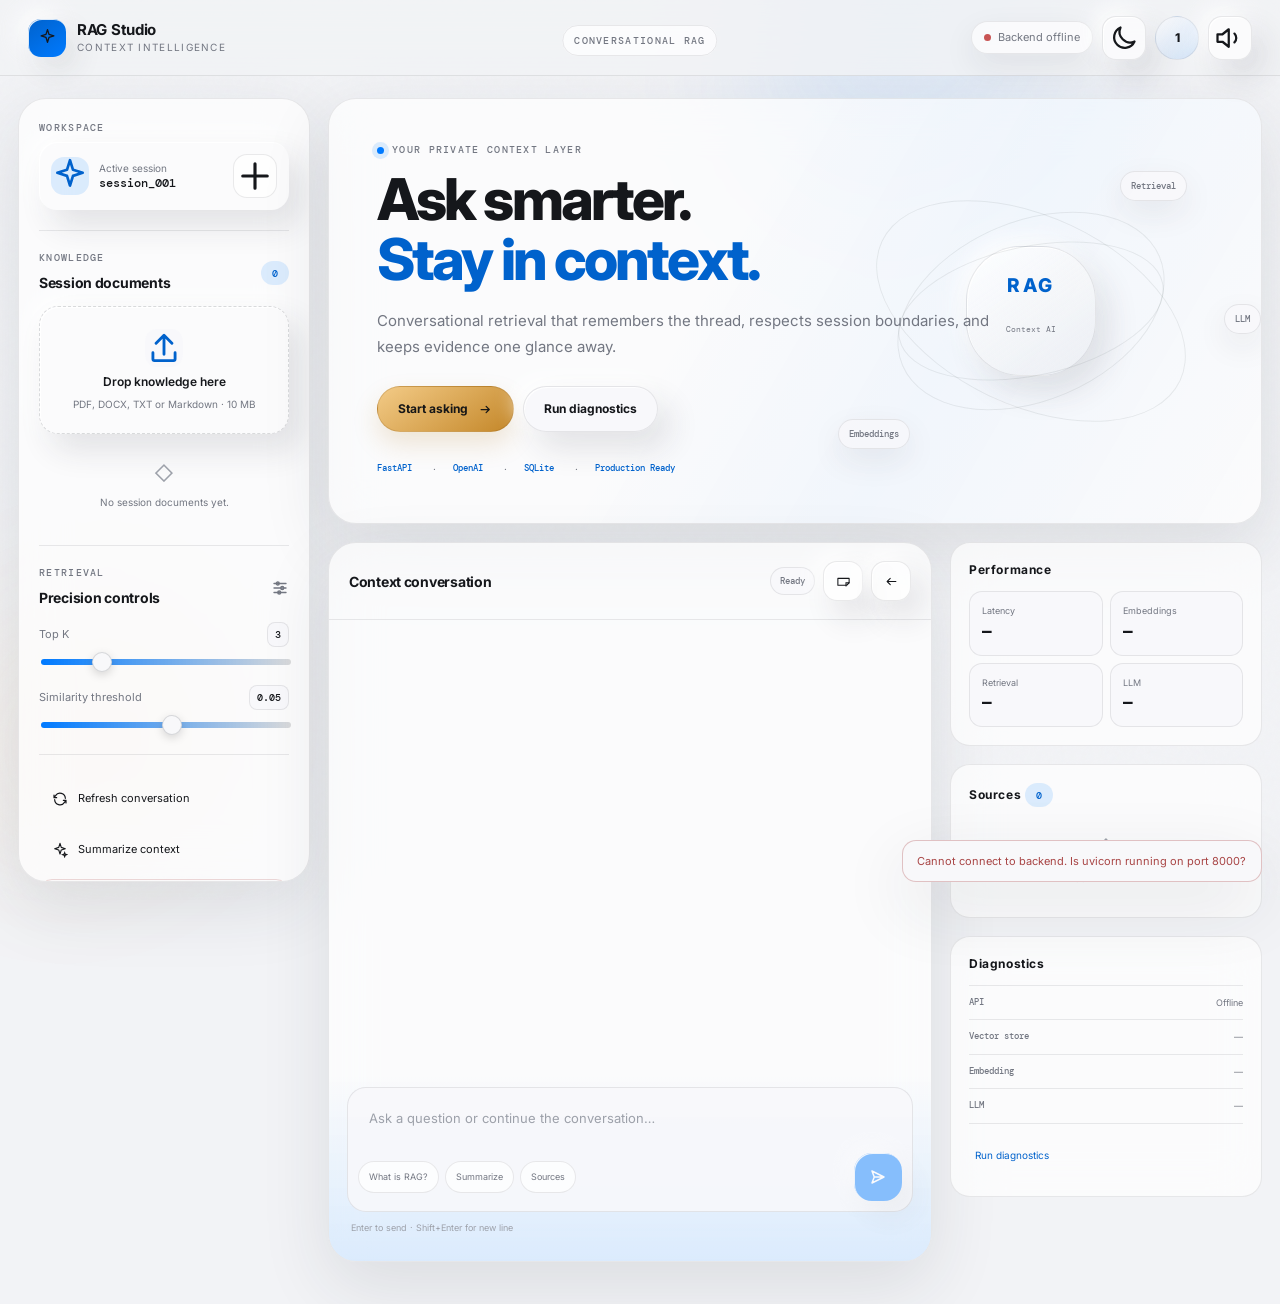
<file: lec_25/rag_api b+f/frontend/index.html>
<!doctype html>
<html lang="en">
<head>
<meta charset="utf-8">
<meta name="viewport" content="width=device-width, initial-scale=1, viewport-fit=cover">
<meta name="theme-color" content="#f3f4f7">
<meta name="description" content="RAG Studio — session-aware conversational retrieval workspace.">
<meta name="color-scheme" content="light dark">
<title>RAG Studio — Context Intelligence</title>
<link rel="preconnect" href="https://fonts.googleapis.com">
<link href="https://fonts.googleapis.com/css2?family=Inter:wght@300;400;500;600;700;800&family=DM+Mono:wght@400;500&display=swap" rel="stylesheet">
<link rel="stylesheet" href="style.css">
</head>
<body>

<!-- Ambient background -->
<div class="ambient ambient-a" aria-hidden="true"></div>
<div class="ambient ambient-b" aria-hidden="true"></div>
<div class="grain" aria-hidden="true"></div>

<header class="topbar">
  <a class="brand" href="#top" aria-label="RAG Studio home">
    <span class="brand-mark"><svg viewBox="0 0 24 24" aria-hidden="true"><path d="M12 2l1.9 6.1L20 10l-6.1 1.9L12 18l-1.9-6.1L4 10l6.1-1.9L12 2Z" fill="none" stroke="currentColor" stroke-width="1.7" stroke-linejoin="round"/></svg></span>
    <span class="brand-copy"><strong>RAG Studio</strong><small>Context intelligence</small></span>
  </a>
  <div class="topbar-center"><span class="product-badge">CONVERSATIONAL RAG</span></div>
  <div class="topbar-actions">
    <span id="connection-pill" class="status-pill is-checking"><i></i><span>Checking</span></span>
    <button class="icon-button" id="theme-toggle" type="button" title="Toggle appearance" aria-label="Toggle appearance"><svg viewBox="0 0 24 24" aria-hidden="true"><path d="M20.4 14.8A8.5 8.5 0 0 1 9.2 3.6 8.5 8.5 0 1 0 20.4 14.8Z" fill="none" stroke="currentColor" stroke-width="1.8" stroke-linecap="round" stroke-linejoin="round"/></svg></button>
    <button class="avatar-button" id="session-menu-button" type="button" title="Session options" aria-label="Session options">S</button>
    <button class="icon-button" id="sound-toggle" type="button" title="Sounds" aria-label="Toggle sounds"><svg viewBox="0 0 24 24" aria-hidden="true"><path d="M11 5L6 9H2v6h4l5 4V5z" fill="none" stroke="currentColor" stroke-width="1.8" stroke-linecap="round" stroke-linejoin="round"/><path d="M15.54 8.46a5 5 0 0 1 0 7.07" fill="none" stroke="currentColor" stroke-width="1.8" stroke-linecap="round" stroke-linejoin="round"/></svg></button>
  </div>
</header>

<main id="top" class="app-shell">
  <aside class="sidebar glass-panel" id="sidebar" aria-label="Workspace controls">
    <div class="sidebar-scroll">
      <section class="side-section session-section">
        <div class="section-kicker">Workspace</div>
        <div class="session-card clay">
          <div class="session-avatar"><svg viewBox="0 0 24 24" aria-hidden="true"><path d="M12 2l1.9 6.1L20 10l-6.1 1.9L12 18l-1.9-6.1L4 10l6.1-1.9L12 2Z" fill="none" stroke="currentColor" stroke-width="1.7" stroke-linejoin="round"/></svg></div>
          <div class="session-copy"><span>Active session</span><strong id="session-label">student_001</strong></div>
          <button class="mini-button" id="new-session" type="button" title="Create a new session" aria-label="Create a new session"><svg viewBox="0 0 24 24" aria-hidden="true"><path d="M12 5v14M5 12h14" fill="none" stroke="currentColor" stroke-width="1.8" stroke-linecap="round" stroke-linejoin="round"/></svg></button>
        </div>
      </section>

      <section class="side-section">
        <div class="section-heading"><div><div class="section-kicker">Knowledge</div><h2>Session documents</h2></div><span class="count-badge" id="doc-count">0</span></div>
        <label class="upload-drop clay" id="upload-drop" for="file-input" tabindex="0">
          <input id="file-input" type="file" accept=".pdf,.docx,.txt,.md,.markdown" hidden>
          <span class="upload-icon"><svg viewBox="0 0 24 24" aria-hidden="true"><path d="M12 16V4m0 0L7 9m5-5 5 5M5 15v4a1 1 0 0 0 1 1h12a1 1 0 0 0 1-1v-4" fill="none" stroke="currentColor" stroke-width="1.8" stroke-linecap="round" stroke-linejoin="round"/></svg></span>
          <strong>Drop knowledge here</strong>
          <small>PDF, DOCX, TXT or Markdown · 10 MB</small>
        </label>
        <div id="documents-list" class="documents-list"><div class="empty-state compact"><span>◇</span><p>No session documents yet.</p></div></div>
      </section>

      <section class="side-section">
        <div class="section-heading"><div><div class="section-kicker">Retrieval</div><h2>Precision controls</h2></div><svg class="section-icon" viewBox="0 0 24 24" aria-hidden="true"><path d="M4 6h16M4 12h16M4 18h16" fill="none" stroke="currentColor" stroke-width="1.8" stroke-linecap="round"/><circle cx="9" cy="6" r="2" fill="none" stroke="currentColor" stroke-width="1.8"/><circle cx="15" cy="12" r="2" fill="none" stroke="currentColor" stroke-width="1.8"/><circle cx="11" cy="18" r="2" fill="none" stroke="currentColor" stroke-width="1.8"/></svg></div>
        <div class="control-block"><div class="control-row"><label for="top-k">Top K</label><output id="top-k-value">3</output></div><input id="top-k" class="range" type="range" min="1" max="10" value="3"></div>
        <div class="control-block"><div class="control-row"><label for="threshold">Similarity threshold</label><output id="threshold-value">0.05</output></div><input id="threshold" class="range" type="range" min="-1" max="1" step="0.01" value="0.05"></div>
      </section>

      <section class="side-section side-actions">
        <button class="side-button" id="refresh-history" type="button"><svg viewBox="0 0 24 24" aria-hidden="true"><path d="M20 11a8 8 0 0 0-14.7-4L3 10m0-4v4h4M4 13a8 8 0 0 0 14.7 4L21 14m0 4v-4h-4" fill="none" stroke="currentColor" stroke-width="1.8" stroke-linecap="round" stroke-linejoin="round"/></svg> Refresh conversation</button>
        <button class="side-button" id="summarize-history" type="button"><svg viewBox="0 0 24 24" aria-hidden="true"><path d="M12 2l1.9 6.1L20 10l-6.1 1.9L12 18l-1.9-6.1L4 10l6.1-1.9L12 2Z" fill="none" stroke="currentColor" stroke-width="1.7" stroke-linejoin="round"/><path d="m19 16 .8 2.2L22 19l-2.2.8L19 22l-.8-2.2L16 19l2.2-.8L19 16Z" fill="none" stroke="currentColor" stroke-width="1.7"/></svg> Summarize context</button>
        <button class="side-button danger" id="clear-history" type="button"><svg viewBox="0 0 24 24" aria-hidden="true"><path d="M4 7h16m-10 4v6m4-6v6M9 7V4h6v3m-9 0 1 14h10l1-14" fill="none" stroke="currentColor" stroke-width="1.8" stroke-linecap="round" stroke-linejoin="round"/></svg> Clear conversation</button>
      </section>

      <section class="side-section backend-section">
        <div class="section-kicker">Connection</div>
        <label class="field-label" for="api-url">Backend URL</label>
        <div class="input-with-action"><input id="api-url" type="url" value="http://localhost:8000" spellcheck="false"><button id="save-api" class="mini-button" type="button" title="Save backend URL" aria-label="Save backend URL"><svg viewBox="0 0 24 24" aria-hidden="true"><path d="M5 12l5 5L20 7" fill="none" stroke="currentColor" stroke-width="2" stroke-linecap="round" stroke-linejoin="round"/></svg></button></div>
        <p class="microcopy">FastAPI is the source of truth. This client contains no RAG logic.</p>
      </section>
    </div>
  </aside>

  <section class="workspace" aria-label="Main workspace">
    <section class="hero glass-panel" id="hero" aria-labelledby="hero-title">
      <div class="hero-art" aria-hidden="true">
        <div class="hero-orb"><span>RAG</span><small>Context AI</small></div>
        <div class="halo halo-one"></div>
        <div class="halo halo-two"></div>
        <div class="halo halo-three"></div>
        <div class="orbit-chip chip-one">Retrieval</div>
        <div class="orbit-chip chip-two">Embeddings</div>
        <div class="orbit-chip chip-three">LLM</div>
      </div>
      <div class="hero-copy">
        <div class="eyebrow"><span class="eyebrow-dot"></span> Your private context layer</div>
        <h1 id="hero-title">Ask smarter.<br><span>Stay in context.</span></h1>
        <p>Conversational retrieval that remembers the thread, respects session boundaries, and keeps evidence one glance away.</p>
        <div class="hero-actions"><button class="primary-button" id="hero-focus" type="button">Start asking <svg viewBox="0 0 24 24" aria-hidden="true"><path d="M5 12h13m-5-5 5 5-5 5" fill="none" stroke="currentColor" stroke-width="2" stroke-linecap="round" stroke-linejoin="round"/></svg></button><button class="secondary-button" id="hero-health" type="button">Run diagnostics</button></div>
        <div class="trust-row"><b>FastAPI</b> · <b>OpenAI</b> · <b>SQLite</b> · <b>Production Ready</b></div>
      </div>
    </section>

    <section class="chat-layout" aria-label="Conversation">
      <section class="chat-panel glass-panel" aria-label="Chat panel">
        <header class="chat-header">
          <h2>Context conversation</h2>
          <div class="header-tools">
            <span class="latency-dot" id="last-latency">Ready</span>
            <button class="icon-button" id="open-docs" type="button" title="Open docs" aria-label="Open docs"><svg viewBox="0 0 24 24" aria-hidden="true"><path d="M7 3h7l4 4v14H7z" fill="none" stroke="currentColor" stroke-width="1.7" stroke-linejoin="round"/><path d="M14 3v5h5" fill="none" stroke="currentColor" stroke-width="1.7" stroke-linecap="round"/></svg></button>
            <button class="icon-button" id="scroll-bottom" type="button" title="Scroll to bottom" aria-label="Scroll to bottom"><svg viewBox="0 0 24 24" aria-hidden="true"><path d="M12 5v14m-5-5 5 5 5-5" fill="none" stroke="currentColor" stroke-width="1.7" stroke-linecap="round" stroke-linejoin="round"/></svg></button>
          </div>
        </header>
        <div class="messages" id="messages" aria-live="polite" aria-atomic="false"></div>
        <div class="composer-wrap">
          <form class="composer" id="chat-form" aria-label="Ask a question">
            <textarea id="question" placeholder="Ask a question or continue the conversation…" rows="1" aria-label="Question input"></textarea>
            <div class="composer-footer">
              <div class="composer-hints">
                <button class="hint-chip" type="button" data-prompt="What is retrieval-augmented generation?">What is RAG?</button>
                <button class="hint-chip" type="button" data-prompt="Can you summarize this session?">Summarize</button>
                <button class="hint-chip" type="button" data-prompt="What sources were used for the last answer?">Sources</button>
              </div>
              <button class="send-button" id="send-button" type="submit" aria-label="Send" disabled><svg viewBox="0 0 24 24" aria-hidden="true"><path d="m4 4 16 8-16 8 3-8-3-8Zm3 8h13" fill="none" stroke="currentColor" stroke-width="2" stroke-linecap="round" stroke-linejoin="round"/></svg></button>
            </div>
          </form>
          <p class="kbd">Enter to send · Shift+Enter for new line</p>
        </div>
      </section>

      <aside class="inspector" aria-label="Performance inspector">
        <section class="inspector-card glass-panel" aria-label="Performance metrics">
          <h3>Performance</h3>
          <div class="metric-grid" id="metric-grid">
            <div><span>Latency</span><strong>—</strong></div>
            <div><span>Embeddings</span><strong>—</strong></div>
            <div><span>Retrieval</span><strong>—</strong></div>
            <div><span>LLM</span><strong>—</strong></div>
          </div>
        </section>
        <section class="inspector-card glass-panel" aria-label="Retrieved sources">
          <h3>Sources <span id="source-count" class="count-badge">0</span></h3>
          <div class="sources-list" id="sources"><div class="empty-state compact"><span>◇</span><p>Sources appear after an answer.</p></div></div>
        </section>
        <section class="inspector-card glass-panel" aria-label="Diagnostics">
          <h3>Diagnostics</h3>
          <div class="diagnostic-list" id="diag-list">
            <div><strong>API</strong><span id="diag-api">—</span></div>
            <div><strong>Vector store</strong><span id="diag-vector">—</span></div>
            <div><strong>Embedding</strong><span id="diag-embed">—</span></div>
            <div><strong>LLM</strong><span id="diag-llm">—</span></div>
          </div>
          <button class="text-button" id="run-diag" type="button">Run diagnostics</button>
        </section>
      </aside>
    </section>
  </section>
</main>

<!-- Modals -->
<div class="modal-backdrop" id="modal-backdrop" hidden aria-modal="true" role="dialog" aria-labelledby="modal-title">
  <div class="modal glass-panel">
    <header class="modal-header"><h2 id="modal-title">Context summary</h2><button class="icon-button" id="modal-close" type="button" aria-label="Close">✕</button></header>
    <div class="modal-content" id="modal-content"></div>
  </div>
</div>

<!-- Toast region -->
<div class="toast-region" id="toast-region" aria-live="assertive" aria-atomic="true"></div>

<script src="script.js"></script>
</body>
</html>
</file>
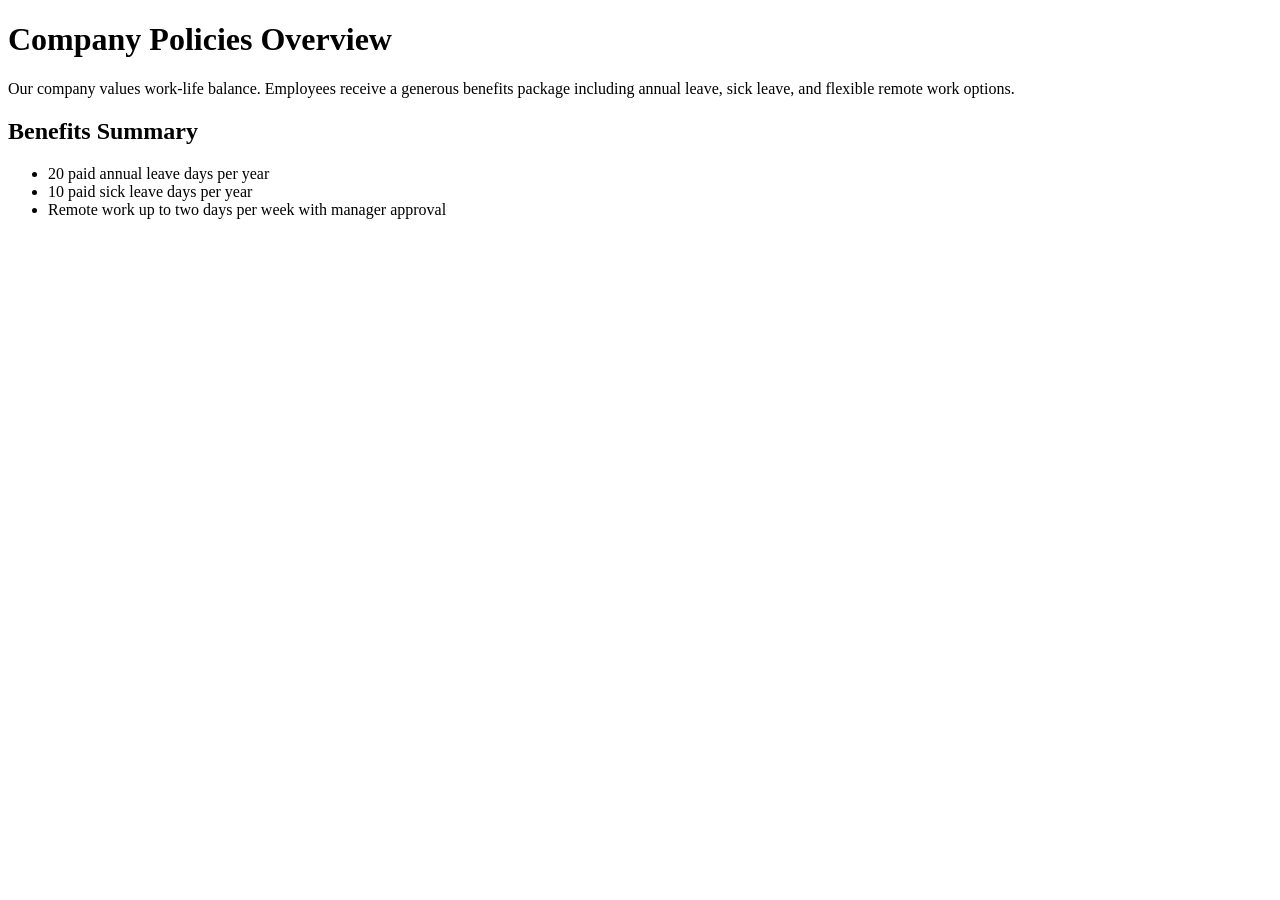
<file: lec_17/data/website_content.html>
<!DOCTYPE html>
<html lang="en">
<head><meta charset="utf-8"><title>Company Policies</title></head>
<body>
  <h1>Company Policies Overview</h1>
  <p>
    Our company values work-life balance. Employees receive a generous
    benefits package including annual leave, sick leave, and flexible
    remote work options.
  </p>
  <h2>Benefits Summary</h2>
  <ul>
    <li>20 paid annual leave days per year</li>
    <li>10 paid sick leave days per year</li>
    <li>Remote work up to two days per week with manager approval</li>
  </ul>
  <script>console.log("this should be stripped by the loader");</script>
</body>
</html>
</file>
<file: lec_25/rag_api b+f/frontend/style.css>
/* iOS27 Claymorphism System — RAG Studio */
@import url('https://fonts.googleapis.com/css2?family=Inter:wght@300;400;500;600;700;800&family=DM+Mono:wght@400;500&display=swap');
:root{
  color-scheme:light;
  font-family:'Inter',system-ui,-apple-system,sans-serif;
  --font-mono:'DM Mono',monospace;
  --bg:#f2f3f6;
  --surface:rgba(255,255,255,.68);
  --surface-solid:#f8f8fa;
  --surface-2:rgba(247,248,251,.88);
  --ink:#15171b;
  --muted:#737782;
  --muted-2:#9da1aa;
  --line:rgba(24,27,34,.09);
  --line-strong:rgba(24,27,34,.15);
  --accent:#007AFF;
  --accent-2:#0062CC;
  --accent-soft:rgba(0,122,255,.13);
  --success:#26754d;
  --danger:#a84444;
  --shadow:0 24px 70px rgba(40,43,52,.11);
  --shadow-soft:0 12px 32px rgba(40,43,52,.08);
  --clay:10px 12px 28px rgba(42,45,54,.10),-8px -8px 24px rgba(255,255,255,.92),inset 1px 1px 0 rgba(255,255,255,.85);
  --clay-strong:12px 16px 32px rgba(42,45,54,.12),-6px -6px 22px rgba(255,255,255,.96),inset 1px 1px 0 rgba(255,255,255,.88);
  --radius-xl:28px;
  --radius-lg:20px;
  --radius-md:16px;
  --max:1560px;
}
:root[data-theme=dark]{
  color-scheme:dark;
  --bg:#0e0f12;
  --surface:rgba(28,30,35,.70);
  --surface-solid:#191b20;
  --surface-2:rgba(30,32,38,.92);
  --ink:#f4f4f6;
  --muted:#a2a5ae;
  --muted-2:#777b86;
  --line:rgba(255,255,255,.08);
  --line-strong:rgba(255,255,255,.15);
  --accent:#0a84ff;
  --accent-2:#5ac8fa;
  --accent-soft:rgba(10,132,255,.15);
  --success:#7bd2a4;
  --danger:#e08080;
  --shadow:0 24px 70px rgba(0,0,0,.38);
  --shadow-soft:0 12px 32px rgba(0,0,0,.25);
  --clay:10px 12px 30px rgba(0,0,0,.34),-7px -7px 20px rgba(255,255,255,.035),inset 1px 1px 0 rgba(255,255,255,.06);
  --clay-strong:12px 16px 32px rgba(0,0,0,.38),-6px -6px 22px rgba(255,255,255,.045),inset 1px 1px 0 rgba(255,255,255,.07);
}
*{box-sizing:border-box}
html{scroll-behavior:smooth;font-size:clamp(14px,1.6vw+10px,16px)}
body{margin:0;min-width:320px;background:var(--bg);color:var(--ink);line-height:1.5;overflow-x:hidden;font-size:1rem}
button,input,textarea{font:inherit;color:inherit}button{color:inherit}

/* Ambient background */
.ambient{position:fixed;z-index:-2;border-radius:999px;filter:blur(70px);opacity:.6;pointer-events:none}
.ambient-a{width:460px;height:460px;top:-130px;right:6%;background:radial-gradient(circle at 30% 30%,rgba(0,122,255,.22),transparent 60%)}
.ambient-b{width:380px;height:380px;left:-150px;bottom:3%;background:radial-gradient(circle at 70% 70%,rgba(255,165,60,.18),transparent 60%)}
.grain{position:fixed;inset:0;z-index:-1;opacity:.03;pointer-events:none;background-image:url("data:image/svg+xml,%3Csvg viewBox='0 0 180 180' xmlns='http://www.w3.org/2000/svg'%3E%3Cfilter id='n'%3E%3CfeTurbulence type='fractalNoise' baseFrequency='.9' numOctaves='4' stitchTiles='stitch'/%3E%3C/filter%3E%3Crect width='100%25' height='100%25' filter='url(%23n)' opacity='.7'/%3E%3C/svg%3E")}

/* Topbar */
.topbar{height:76px;display:flex;align-items:center;justify-content:space-between;gap:20px;padding:0 28px;position:sticky;top:0;z-index:30;background:color-mix(in srgb,var(--bg) 80%,transparent);backdrop-filter:blur(24px);-webkit-backdrop-filter:blur(24px);border-bottom:1px solid var(--line)}
.brand{display:flex;align-items:center;gap:11px;text-decoration:none;color:inherit;min-width:210px}
.brand-mark{width:38px;height:38px;border-radius:13px;display:grid;place-items:center;background:linear-gradient(145deg,var(--accent-2),var(--accent));box-shadow:var(--clay)}
.brand-mark svg{width:19px;height:19px;fill:none;stroke:#fff;stroke-width:1.9}
.brand-copy{display:grid;line-height:1.1}
.brand-copy strong{font-size:15px;font-weight:700;letter-spacing:-.02em}
.brand-copy small{margin-top:4px;color:var(--muted);font-size:10px;text-transform:uppercase;letter-spacing:.13em}
.topbar-center{position:absolute;left:50%;transform:translateX(-50%)}
.product-badge{font:500 10px/1 var(--font-mono);letter-spacing:.13em;color:var(--muted);padding:8px 11px;border:1px solid var(--line);border-radius:999px;background:var(--surface)}
.topbar-actions{display:flex;align-items:center;gap:9px}
.status-pill,.live-badge{display:inline-flex;align-items:center;gap:7px;min-height:32px;padding:7px 12px;border:1px solid var(--line);border-radius:999px;background:var(--surface);font-size:11px;color:var(--muted);box-shadow:var(--shadow-soft)}
.status-pill i,.live-badge i{width:7px;height:7px;border-radius:50%;background:var(--muted-2)}
.status-pill.is-checking i{background:#ff9000}
.status-pill.is-online i{background:#48a96f;box-shadow:0 0 0 4px rgba(72,169,111,.1)}
.status-pill.is-error i{background:#c85454}
.icon-button,.avatar-button,.mini-button{min-width:44px;min-height:44px;border:1px solid var(--line);background:var(--surface);border-radius:14px;display:grid;place-items:center;cursor:pointer;transition:all .2s ease}
.icon-button:hover,.avatar-button:hover,.mini-button:hover{transform:translateY(-2px);border-color:var(--line-strong);box-shadow:var(--shadow-soft)}
.icon-button{box-shadow:var(--clay-strong)}
.avatar-button{border-radius:50%;width:44px;background:linear-gradient(145deg,var(--surface-solid),var(--accent-soft));font-size:12px;font-weight:800}

/* Main shell */
.app-shell{width:min(calc(100% - 36px),var(--max));margin:22px auto 42px;display:grid;grid-template-columns:292px minmax(0,1fr);gap:18px}
.glass-panel{background:var(--surface);border:1px solid var(--line);box-shadow:var(--shadow);backdrop-filter:blur(24px);-webkit-backdrop-filter:blur(24px)}
.clay{box-shadow:var(--clay-strong)}
.clay-sm{box-shadow:var(--clay)}

/* Sidebar */
.sidebar{position:sticky;top:94px;height:calc(100vh - 116px);border-radius:var(--radius-xl);overflow:hidden}
.sidebar-scroll{height:100%;overflow:auto;padding:20px}
.sidebar-scroll::-webkit-scrollbar,.messages::-webkit-scrollbar{width:7px}
.sidebar-scroll::-webkit-scrollbar-thumb,.messages::-webkit-scrollbar-thumb{background:var(--line-strong);border-radius:99px}
.side-section{padding:4px 0 20px;margin-bottom:18px;border-bottom:1px solid var(--line)}
.side-section:last-child{border-bottom:0}
.section-kicker,.eyebrow{font:500 10px/1 var(--font-mono);text-transform:uppercase;letter-spacing:.13em;color:var(--muted);margin-bottom:9px}
.session-card{display:flex;align-items:center;gap:10px;padding:12px;border-radius:18px}
.session-avatar{width:38px;height:38px;flex:0 0 38px;border-radius:13px;display:grid;place-items:center;background:var(--accent-soft);color:var(--accent-2)}
.session-copy{min-width:0;display:grid;flex:1}
.session-copy span{font-size:10px;color:var(--muted)}
.session-copy strong{font:500 12px/1.3 var(--font-mono);overflow:hidden;text-overflow:ellipsis}
.mini-button{width:44px;height:44px;padding:0}
.section-heading{display:flex;align-items:center;justify-content:space-between;gap:12px}
.section-heading h2,.chat-header h2{font-size:14px;letter-spacing:-.02em;margin:0}
.section-icon{color:var(--muted);width:18px;height:18px}
.count-badge{min-width:28px;height:24px;padding:0 8px;border-radius:99px;display:inline-grid;place-items:center;background:var(--accent-soft);color:var(--accent-2);font:500 10px var(--font-mono)}
.upload-drop{display:grid;justify-items:center;text-align:center;gap:6px;margin-top:13px;padding:22px 12px;border:1px dashed var(--line-strong);border-radius:19px;cursor:pointer;transition:all .2s ease}
.upload-drop:hover,.upload-drop:focus-visible,.upload-drop.is-dragging{transform:translateY(-2px);border-color:var(--accent);background:var(--accent-soft);outline:none;box-shadow:var(--shadow-soft)}
.upload-icon{width:38px;height:38px;display:grid;place-items:center;border-radius:12px;background:var(--surface-2);color:var(--accent-2)}
.upload-drop strong{font-size:12px;font-weight:600}
.upload-drop small{font-size:10px;color:var(--muted);line-height:1.4}
.documents-list{display:grid;gap:7px;margin-top:11px}
.document-item{padding:11px 12px;border-radius:13px;background:var(--surface-2);border:1px solid var(--line);display:grid;gap:2px;transition:all .15s}
.document-item strong{font-size:11px;white-space:nowrap;overflow:hidden;text-overflow:ellipsis}
.document-item span{font:400 9px var(--font-mono);color:var(--muted)}
.document-item:hover{transform:translateY(-1px);box-shadow:var(--shadow-soft)}
.empty-state{display:grid;justify-items:center;text-align:center;padding:22px 12px;color:var(--muted)}
.empty-state.compact{padding:15px}
.empty-state span{font-size:19px;color:var(--muted-2)}
.empty-state p{font-size:10px;margin:6px 0 0}
.control-block{margin-top:14px}
.control-row{display:flex;justify-content:space-between;align-items:center;gap:12px}
.control-row label{font-size:11px;color:var(--muted)}
.control-row output{font:500 10px var(--font-mono);color:var(--ink);padding:5px 7px;border-radius:8px;background:var(--surface-2);border:1px solid var(--line)}
.range{appearance:none;width:100%;height:6px;margin-top:10px;border-radius:999px;background:linear-gradient(90deg,var(--accent),var(--line-strong));outline:none;-webkit-appearance:none}
.range::-webkit-slider-thumb{appearance:none;width:20px;height:20px;border-radius:50%;background:var(--surface-solid);border:1px solid var(--line-strong);box-shadow:0 3px 10px rgba(0,0,0,.15);cursor:pointer;transition:transform .15s}
.range::-webkit-slider-thumb:hover{transform:scale(1.2)}
.side-actions{display:grid;gap:7px}
.side-button{min-height:44px;width:100%;display:flex;align-items:center;gap:10px;border:1px solid transparent;background:transparent;border-radius:13px;padding:0 12px;font-size:11px;text-align:left;cursor:pointer;transition:all .2s ease}
.side-button:hover{background:var(--surface-2);border-color:var(--line);transform:translateY(-1px)}
.side-button.danger{color:var(--danger);border-color:rgba(168,68,68,.2)}
.side-button svg{width:16px;height:16px}
.field-label{display:block;font-size:10px;color:var(--muted);margin:12px 0 6px}
.input-with-action{display:flex;gap:6px}
.input-with-action input{width:100%;min-width:0;height:44px;padding:0 11px;border:1px solid var(--line);border-radius:12px;background:var(--surface-2);color:var(--ink);outline:none;font:400 10px var(--font-mono)}
.input-with-action input:focus{border-color:var(--accent);box-shadow:0 0 0 4px var(--accent-soft)}
.microcopy{font-size:9px;line-height:1.5;color:var(--muted);margin-top:8px}

/* Workspace & Hero */
.workspace{min-width:0;display:grid;gap:18px}
.hero{min-height:340px;border-radius:var(--radius-xl);padding:46px 48px;position:relative;overflow:hidden;isolation:isolate;transition:all .3s}
.hero:after{content:"";position:absolute;inset:0;background:linear-gradient(120deg,transparent 0 40%,rgba(0,122,255,.04) 65%,transparent);z-index:-1}
.hero-copy{position:relative;z-index:2;max-width:690px}
.eyebrow{display:flex;align-items:center;gap:8px}
.eyebrow-dot{width:7px;height:7px;border-radius:50%;background:var(--accent);box-shadow:0 0 0 5px var(--accent-soft)}
.hero h1{font-size:clamp(34px,4.5vw,64px);line-height:1.05;letter-spacing:-.05em;margin:14px 0 18px;max-width:780px;font-weight:800}
.hero h1 span{color:var(--accent-2)}
.hero p{font-size:15px;line-height:1.75;color:var(--muted);max-width:620px;margin:0}
.hero-actions{display:flex;gap:9px;margin-top:26px;flex-wrap:wrap}
.trust-row{display:flex;flex-wrap:wrap;gap:17px;margin-top:30px;color:var(--muted);font-size:10px}
.trust-row b{font:500 9px var(--font-mono);color:var(--accent-2);margin-right:4px}

/* Hero 3D Orbs & Halos */
.hero-art{position:absolute;right:0;top:50%;width:460px;height:340px;transform:translateY(-50%);pointer-events:none}
.halo{position:absolute;left:50%;top:50%;border:1px solid var(--line-strong);border-radius:50%;opacity:.5}
.halo-one{width:270px;height:130px;transform:translate(-50%,-50%) rotate(-12deg);animation:spin-slow 22s linear infinite}
.halo-two{width:330px;height:190px;transform:translate(-50%,-50%) rotate(25deg);animation:spin-slow 26s linear infinite}
.halo-three{width:180px;height:280px;transform:translate(-50%,-50%) rotate(67deg);animation:spin-slow 30s linear infinite}
.hero-orb{position:absolute;left:50%;top:50%;width:130px;height:130px;transform:translate(-50%,-50%);display:grid;place-items:center;border-radius:42%;background:linear-gradient(145deg,rgba(255,255,255,.88),rgba(224,226,232,.42));box-shadow:var(--clay-strong);color:var(--accent-2);animation:float 4s ease-in-out infinite;border:1px solid var(--line)}
.hero-orb span{font-size:19px;font-weight:800;letter-spacing:.14em}
.hero-orb small{font:400 8px var(--font-mono);color:var(--muted);margin-top:-42px}
.orbit-chip{position:absolute;padding:8px 10px;border:1px solid var(--line);border-radius:999px;background:var(--surface-2);box-shadow:var(--shadow-soft);font:500 9px var(--font-mono);color:var(--muted);animation:pulse 3s ease-in-out infinite}
.chip-one{top:30px;right:16%}
.chip-two{bottom:32px;left:8%}
.chip-three{top:48%;right:0}

/* Buttons */
.primary-button,.secondary-button{min-height:46px;padding:0 20px;border-radius:9999px;border:1px solid var(--line);display:inline-flex;align-items:center;justify-content:center;gap:10px;cursor:pointer;font-size:12px;font-weight:700;transition:all .2s ease;box-shadow:var(--clay-strong)}
.primary-button{color:#171717;background:linear-gradient(145deg,#f3cb87,#c48729);border-color:rgba(120,75,18,.2);box-shadow:0 12px 26px rgba(180,120,35,.18)}
.secondary-button{background:var(--surface-2);color:var(--ink)}
.primary-button:hover,.secondary-button:hover{transform:translateY(-2px);box-shadow:var(--shadow-soft)}
.primary-button:active,.secondary-button:active{transform:translateY(0)}
.primary-button svg,.text-button svg{width:15px;height:15px}

/* Chat layout */
.chat-layout{display:grid;grid-template-columns:minmax(0,1fr) 312px;gap:18px;align-items:start}
.chat-panel{border-radius:var(--radius-xl);min-width:0;overflow:hidden;display:flex;flex-direction:column;height:calc(100vh - 180px)}
.chat-header{min-height:76px;display:flex;align-items:center;justify-content:space-between;gap:12px;padding:18px 20px;border-bottom:1px solid var(--line)}
.header-tools{display:flex;align-items:center;gap:8px}
.latency-dot{font:500 9px var(--font-mono);color:var(--muted);padding:7px 9px;border:1px solid var(--line);border-radius:999px;background:var(--surface-2)}
.header-tools .icon-button{min-width:40px;min-height:40px}
.header-tools .icon-button svg{transform:rotate(90deg);width:15px}
.messages{flex:1;overflow:auto;padding:24px}
.welcome-card{min-height:150px;display:flex;align-items:center;gap:16px;padding:22px;border-radius:20px;max-width:720px;margin:25px auto;box-shadow:var(--clay)}
.welcome-icon{width:46px;height:46px;flex:0 0 46px;display:grid;place-items:center;border-radius:15px;background:var(--accent-soft);color:var(--accent-2)}
.welcome-card h3{margin:0;font-size:15px;letter-spacing:-.02em}
.welcome-card p{margin:7px 0 0;color:var(--muted);font-size:11px;line-height:1.7}
.message{display:flex;margin:0 0 18px;animation:rise .28s ease both}
.message.user{justify-content:flex-end}
.message>div{max-width:min(78%,760px)}
.message-bubble{padding:13px 15px;border-radius:18px;background:var(--surface-2);border:1px solid var(--line);font-size:13px;line-height:1.7;white-space:pre-wrap;overflow-wrap:anywhere}
.message.user .message-bubble{background:var(--accent-soft);border-color:rgba(0,122,255,.18)}
.message-meta{font:400 9px var(--font-mono);color:var(--muted-2);margin-top:5px;padding:0 3px}
.message-actions{display:flex;gap:5px;margin-top:7px;opacity:.78}
.tiny-action{min-height:32px;padding:0 8px;border:1px solid var(--line);background:transparent;border-radius:9px;color:var(--muted);font-size:9px;cursor:pointer;transition:all .15s}
.tiny-action:hover{background:var(--surface-2);color:var(--ink)}

/* Composer */
.composer-wrap{padding:14px 18px 18px;background:linear-gradient(180deg,transparent,var(--accent-soft))}
.composer{padding:10px;border-radius:19px;background:var(--surface-2);border:1px solid var(--line);box-shadow:var(--clay-sm)}
.composer textarea{display:block;width:100%;resize:none;max-height:180px;min-height:48px;padding:10px 11px;border:0;outline:0;background:transparent;color:var(--ink);font-size:13px;line-height:1.6}
.composer textarea::placeholder{color:var(--muted-2)}
.composer textarea:disabled{background:var(--bg)}
.composer-footer{display:flex;align-items:center;justify-content:space-between;gap:12px;padding-top:7px}
.composer-hints{display:flex;align-items:center;gap:6px;flex-wrap:wrap}
.hint-chip{min-height:32px;padding:0 10px;border:1px solid var(--line);background:var(--surface);border-radius:9999px;color:var(--muted);font-size:9px;cursor:pointer;transition:all .15s}
.hint-chip:hover{color:var(--ink);background:var(--accent-soft);transform:translateY(-1px)}
.kbd{font-size:9px;color:var(--muted-2);margin-left:4px}
.kbd kbd{font:500 8px var(--font-mono);padding:3px 5px;border:1px solid var(--line);border-bottom-color:var(--line-strong);border-radius:5px;background:var(--surface)}
.send-button{width:48px;height:48px;flex:0 0 48px;border:0;border-radius:18px;display:grid;place-items:center;cursor:pointer;background:var(--accent);color:#fff;transition:all .2s ease;box-shadow:var(--clay-strong)}
.send-button:hover:not(:disabled){transform:translateY(-2px);box-shadow:var(--shadow-soft);filter:brightness(1.1)}
.send-button:disabled{opacity:.45;cursor:wait}
.send-button svg{width:18px;height:18px}

/* Inspector */
.inspector{display:grid;gap:18px;position:sticky;top:94px}
.inspector-card{border-radius:var(--radius-lg);padding:18px;box-shadow:var(--clay-sm)}
.inspector-card h3{margin:0 0 12px;font-size:12px;letter-spacing:.05em}
.metric-grid{display:grid;grid-template-columns:1fr 1fr;gap:7px;margin-top:12px}
.metric-grid div{padding:12px;border:1px solid var(--line);border-radius:13px;background:var(--surface-2)}
.metric-grid span,.diagnostic-list span{display:block;color:var(--muted);font-size:9px}
.metric-grid strong{display:block;margin-top:5px;font:600 15px var(--font-mono)}
.sources-list{display:grid;gap:7px;margin-top:12px;max-height:310px;overflow:auto}
.source-card{padding:11px 12px;border-radius:13px;background:var(--surface-2);border:1px solid var(--line)}
.source-card strong{display:block;font-size:10px;white-space:nowrap;overflow:hidden;text-overflow:ellipsis}
.source-card span{display:block;margin-top:3px;font:400 8px var(--font-mono);color:var(--muted)}
.score-bar{height:4px;margin-top:8px;border-radius:999px;background:var(--line);overflow:hidden}
.score-bar i{display:block;height:100%;background:linear-gradient(90deg,var(--accent),#5ac8fa);border-radius:999px;transition:width .5s ease}
.diagnostic-list{display:grid;margin-top:12px;border-top:1px solid var(--line)}
.diagnostic-list div{display:flex;justify-content:space-between;gap:12px;padding:10px 0;border-bottom:1px solid var(--line)}
.diagnostic-list strong{font:500 9px var(--font-mono);color:var(--muted)}
.text-button{min-height:44px;margin-top:10px;border:0;background:transparent;color:var(--accent-2);font-size:10px;display:inline-flex;align-items:center;gap:6px;cursor:pointer}
.text-button:hover{text-decoration:underline}

/* Modals & Toasts */
.toast-region{position:fixed;right:18px;bottom:18px;z-index:80;display:grid;gap:8px;width:min(360px,calc(100% - 36px))}
.toast{padding:12px 14px;border-radius:14px;background:var(--surface-solid);border:1px solid var(--line-strong);box-shadow:var(--shadow);font-size:11px;animation:rise .22s ease}
.toast.error{border-color:rgba(168,68,68,.3);color:var(--danger)}
.modal-backdrop{position:fixed;inset:0;z-index:70;display:grid;place-items:center;padding:18px;background:rgba(0,0,0,.32);backdrop-filter:blur(12px)}
.modal-backdrop[hidden]{display:none}
.modal{width:min(680px,100%);max-height:min(720px,90vh);border-radius:24px;overflow:auto;background:var(--surface);border:1px solid var(--line);box-shadow:var(--shadow)}
.modal-header{display:flex;justify-content:space-between;align-items:center;padding:18px 20px;border-bottom:1px solid var(--line)}
.modal-header h2{margin:0;font-size:15px}
.modal-content{padding:22px;white-space:pre-wrap;color:var(--muted);font-size:12px;line-height:1.8}

/* Focus */
:focus-visible{outline:3px solid color-mix(in srgb,var(--accent) 60%,transparent);outline-offset:3px}
.sidebar-scroll,.messages,.sources-list{scrollbar-color:var(--line-strong) transparent}

/* Animations */
@keyframes float{0%,100%{transform:translateY(0)}50%{transform:translateY(-8px)}}
@keyframes pulse{0%,100%{opacity:.6;transform:scale(1)}50%{opacity:1;transform:scale(1.04)}}
@keyframes rise{from{opacity:0;transform:translateY(8px)}to{opacity:1;transform:none}}
@keyframes spin-slow{from{transform:translate(-50%,-50%) rotate(0)}to{transform:translate(-50%,-50%) rotate(360deg)}}

@media (prefers-reduced-motion: reduce){
  *,*::before,*::after{scroll-behavior:auto!important;animation:none!important;transition:none!important}
}

/* Responsive */
@media(max-width:1180px){
  .hero-art{opacity:.5;right:-4%}.chat-layout{grid-template-columns:1fr}.inspector{position:static;grid-template-columns:repeat(3,1fr)}
}
@media(max-width:900px){
  .topbar{padding:0 16px}.topbar-center{display:none}.app-shell{grid-template-columns:1fr;width:min(calc(100% - 24px),var(--max));margin-top:12px}.sidebar{position:static;height:auto}.sidebar-scroll{display:grid;grid-template-columns:1fr 1fr;gap:10px;padding:14px}.side-section{margin:0;padding:8px;border:0}.backend-section,.side-actions{grid-column:1/-1}.hero{padding:34px 28px}.hero-art{opacity:.28;right:-18%}.inspector{grid-template-columns:1fr 1fr}.inspector-card:last-child{grid-column:1/-1}
}
@media(max-width:680px){
  body{font-size:15px}.status-pill{display:none}.brand{min-width:0}.brand-copy small{display:none}.app-shell{width:calc(100% - 16px);gap:10px}.sidebar-scroll{grid-template-columns:1fr;padding:10px}.hero{min-height:0;padding:28px 22px;border-radius:24px}.hero h1{font-size:42px}.hero p{font-size:13px}.hero-art{display:none}.trust-row{gap:8px;display:grid}.chat-layout{gap:10px}.chat-panel,.inspector-card{border-radius:20px}.messages{min-height:380px;padding:15px}.message>div{max-width:88%}.composer-footer{align-items:flex-end}.inspector{grid-template-columns:1fr}.inspector-card:last-child{grid-column:auto}.metric-grid{grid-template-columns:repeat(4,1fr)}
}
</file>
